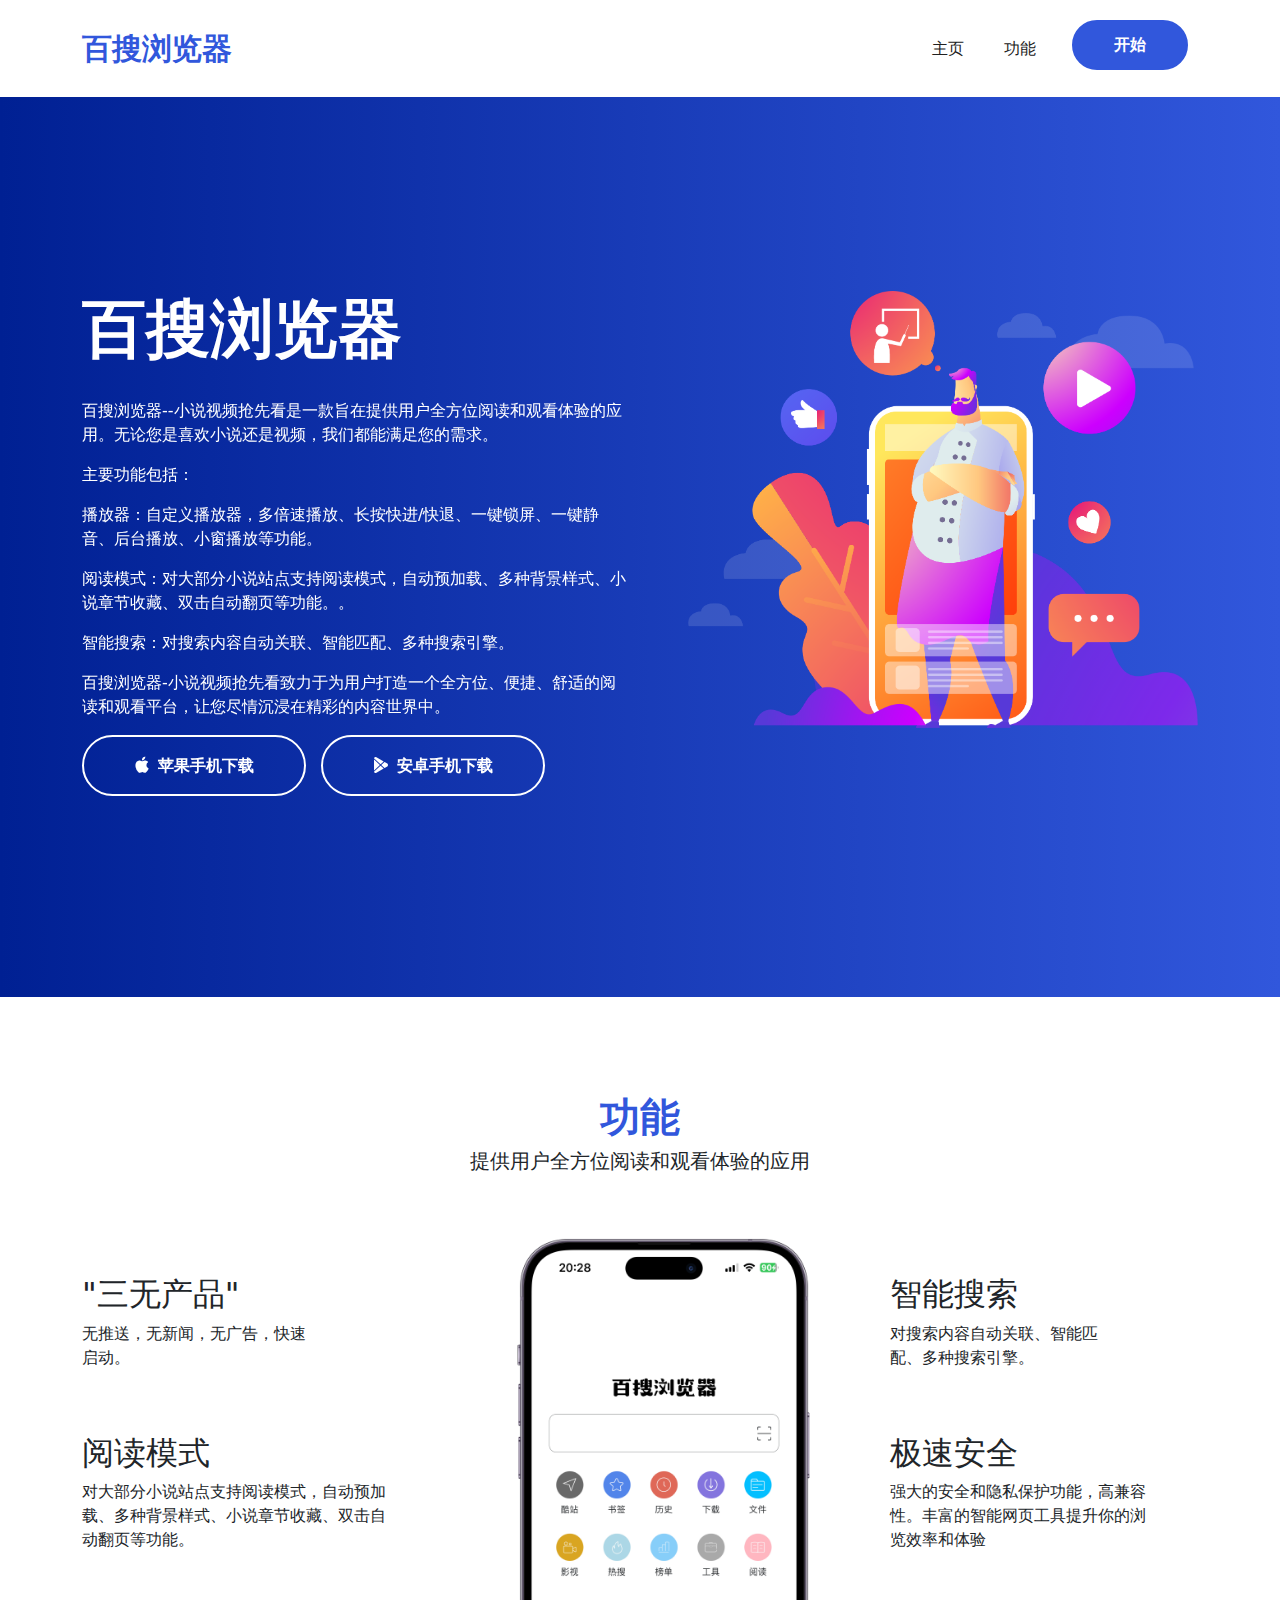
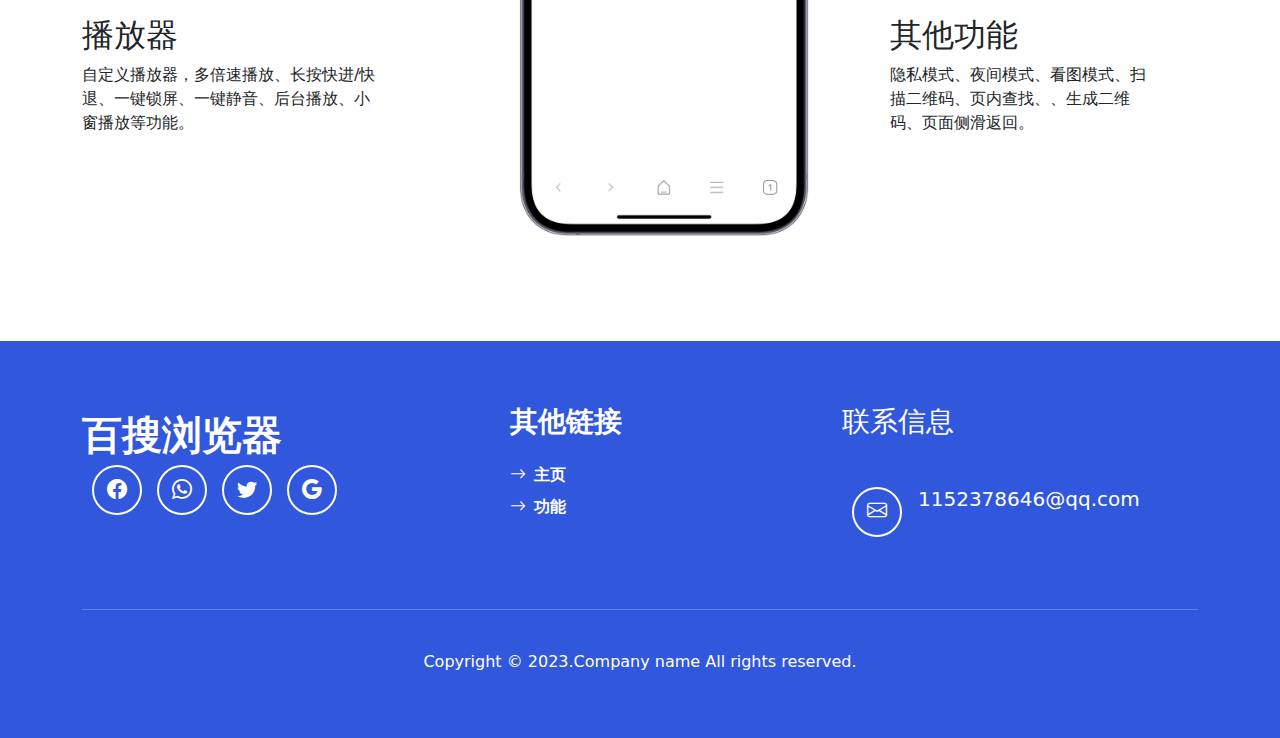
<file: index.html>
<!doctype html>
<html lang="en">

<head>
    <meta charset="utf-8">
    <meta name="viewport" content="width=device-width, initial-scale=1">
    <title>百搜浏览器 - App Landing Page Template</title>
    
    <link rel="stylesheet" href="static/css/bootstrap-icons.css">
    <link href="static/css/owl.carousel.min.css" rel="stylesheet">
    <link href="static/css/owl.theme.default.min.css" rel="stylesheet">
    <link href="static/css/bootstrap.min.css" rel="stylesheet">
    <link href="static/css/aos.css" rel="stylesheet"> 
    <link rel="stylesheet" href="static/css/style.css">
</head>

<body>
    <!--header start -->
    <nav id="navbar" class="navbar nav navbar-expand-lg">
        <div class="container">
            <a class="navbar-brand fw-bold text-color" href="#">
                百搜浏览器
            </a>
            <button class="navbar-toggler" type="button" data-bs-toggle="collapse" data-bs-target="#navbarSupportedContent" aria-controls="navbarSupportedContent" aria-expanded="false" aria-label="Toggle navigation">
                <span class=""> <i class="bi bi-list"></i> </span>
            </button>
            <div class="collapse navbar-collapse" id="navbarSupportedContent">
                <ul class="navbar-nav ms-auto mb-2 mb-lg-0">
                    <li class="nav-item">
                        <a class="nav-link scroll" aria-current="page" href="#home">主页</a>
                    </li>
                    <li class="nav-item">
                        <a class="nav-link scroll" href="#Features">功能 </a>
                    </li>
                    <!-- <li class="nav-item">
                        <a class="nav-link scroll" href="#Blog">Blog</a>
                    </li>
                    <li class="nav-item">
                        <a class="nav-link scroll" href="#Testimonial">Testimonial </a>
                    </li> -->
                    <!-- <li class="nav-item">
                        <a class="nav-link scroll" href="#Contact">联系我们</a>
                    </li> -->
                </ul>
                <div class="ps-3 text-center">
                    <a class="btn-one fw-bold" href="#">开始</a>
                </div>
            </div>
        </div>
    </nav>
    <!--header end -->
    <!--Banner area start -->
    <div class="banner-bg" id="home">
        <div class="container py-5" id="Home">
            <div class="row">
                <div class="col-lg-6">
                   <div data-aos="fade-up" data-aos-duration="1000"> 
                    <p class="display-3 fw-bold pb-3 ">百搜浏览器</p>
                    <p>
百搜浏览器--小说视频抢先看是一款旨在提供用户全方位阅读和观看体验的应用。无论您是喜欢小说还是视频，我们都能满足您的需求。
<p >
    主要功能包括：
</p>
<p >
播放器：自定义播放器，多倍速播放、长按快进/快退、一键锁屏、一键静音、后台播放、小窗播放等功能。
</p>
<p>
阅读模式：对大部分小说站点支持阅读模式，自动预加载、多种背景样式、小说章节收藏、双击自动翻页等功能。。
</p>
<p>
智能搜索：对搜索内容自动关联、智能匹配、多种搜索引擎。
</p>
百搜浏览器-小说视频抢先看致力于为用户打造一个全方位、便捷、舒适的阅读和观看平台，让您尽情沉浸在精彩的内容世界中。
                    </p>
                    
                    <div class="banner-btn fw-bold">
                        <a class="text-white " href="#"><i class="bi bi-apple pe-2"></i>苹果手机下载</a>
                    </div>
                    <div class="banner-btn fw-bold">
                        <a class="text-white " href="#"><i class="bi bi-google-play pe-2"></i>安卓手机下载</a>
                    </div>
                    </div>
                </div>
                <div class="col-lg-6 ps-5" data-aos="fade-left" data-aos-duration="1000">
                    <img src="static/picture/0022.png" alt="" class="img-fluid banner-img">
                </div>
            </div>
        </div>
    </div>
    <!--Banner area end -->
    
    <!--Features area start--> 
    <div class="container py-5 my-5" id="Features">
        <div class="row">
            <div class="col-lg-12 text-center">
                <h1 class="text-color fw-bold">功能</h1>
                <h5>提供用户全方位阅读和观看体验的应用</h5>
            </div>
        </div>
        <div class="row">
            <div class="col-lg-4 my-auto">
                <div class="pt-5 feature">
                    <div class="d-flex">
                        <div class="div me-5 pb-5">
                            <h2>"三无产品"</h2>
                            <p>无推送，无新闻，无广告，快速启动。</p>
                        </div>
                        <div class="feature-icon">
                            <!-- <i class="bi bi-clock"></i> -->
                        </div>
                    </div>
                    <div class="d-flex">
                        <div class="div me-2 pb-5">
                            <h2>阅读模式</h2>
                            <p>对大部分小说站点支持阅读模式，自动预加载、多种背景样式、小说章节收藏、双击自动翻页等功能。</p>
                        </div>
                        <div class="feature-icon">
                            <!-- <i class="bi bi-calendar"></i> -->
                        </div>
                    </div>
                    <div class="d-flex">
                        <div class="div me-2 pb-5">
                            <h2>播放器</h2>
                            <p>自定义播放器，多倍速播放、长按快进/快退、一键锁屏、一键静音、后台播放、小窗播放等功能。</p>
                        </div>
                        <div class="feature-icon">
                            <!-- <i class="bi bi-clipboard-data"></i> -->
                        </div>
                    </div>
                </div>
            </div>
            <div class="col-lg-4">
                <div class="pt-5 ms-5">
                    <img src="static/picture/JieTu.png" alt="" class="img-fluid">
                </div>
            </div>
            <div class="col-lg-4 my-auto">
                <div class="pt-5 ms-5 feature">
                    <div class="d-flex">
                        <div class="div me-2 pb-5">
                            <h2>智能搜索</h2>
                            <p>对搜索内容自动关联、智能匹配、多种搜索引擎。</p>
                        </div>
                        <div class="feature-icon">
                            <!-- <i class="bi bi-gear"></i> -->
                        </div>
                    </div>
                    <div class="d-flex">
                        <div class="div me-2 pb-5">
                            <h2>极速安全</h2>
                            <p>强大的安全和隐私保护功能，高兼容性。丰富的智能网页工具提升你的浏览效率和体验</p>
                        </div>
                        <div class="feature-icon">
                            <!-- <i class="bi bi-file"></i> -->
                        </div>
                    </div>
                    <div class="d-flex">
                        <div class="div me-2 pb-5">
                            <h2>其他功能</h2>
                            <p>隐私模式、夜间模式、看图模式、扫描二维码、页内查找、、生成二维码、页面侧滑返回。</p>
                        </div>
                        <div class="feature-icon">
                            <!-- <i class="bi bi-list-task"></i> -->
                        </div>
                    </div>
                </div>
            </div>
        </div>
    </div>
    <!--Features area end-->
   
    
    <!--Contact area start-->
    
    <!--Footer area start-->
    <div class="footer-bg py-3">
    <div class="container py-5">
        <div class="row g-4 mb-5">
            <div class="col-lg-4">
                <div class="footer-title fw-bold">
                    <a href="#">百搜浏览器</a>
                </div>
                <!-- <p class="pt-2">Lorem ipsum dolor sit amet, consectetur adipisicing elit. Optio fugiat itaque, consequuntur debitis expedita maxime! Ad odio quasi vel temporibus ex ratione, omnis molestiae expedita!</p> -->
                <div class="footer-icon">
                    <i class="bi bi-facebook"></i>
                    <i class="bi bi-whatsapp"></i>
                    <i class="bi bi-twitter"></i>
                    <i class="bi bi-google "></i>
                </div>
            </div>
            <div class="col-lg-4">
               <div class="ps-0 ps-sm-5">
                <h3 class="fw-bold pb-3">其他链接</h3>
                <nav>
                    <div class="footer-menu">
                        <ul class="list-unstyled fw-bold">
                            <li class="pb-2"><a href="#"><i class="bi bi-arrow-right pe-2"></i>主页</a></li>
                            <li class="pb-2"><a href="#"><i class="bi bi-arrow-right pe-2"></i>功能</a></li>
                            <!-- <li class="pb-2"><a href="#"><i class="bi bi-arrow-right pe-2"></i>Blog</a></li>
                            <li class="pb-2"><a href="#"><i class="bi bi-arrow-right pe-2"></i>Testimonial</a></li>
                            <li class="pb-2"><a href="#"><i class="bi bi-arrow-right pe-2"></i>Contact</a></li> -->
                        </ul>
                    </div>
                </nav>
            </div>
            </div>
            <div class="col-lg-4">
                <h3 class="pb-3">联系信息</h3>
                <!-- <div class="d-flex">
                        <div class="footer-icon ">
                            <i class="bi bi-telephone"></i>
                        </div>
                        <div class="ps-3 pt-2 contact-info">
                            <a class="h5" href="#">+369-985-6953</a>
                        </div>
                    </div> -->
                    <div class="d-flex py-4">
                        <div class="footer-icon ">
                            <i class="bi bi-envelope"></i>
                        </div>
                        <div class="ps-3 contact-info">
                            <a class="h5" href="#">1152378646@qq.com</a>
                        </div>
                    </div>
                    <!-- <div class="d-flex">
                        <div class="footer-icon ">
                            <i class="bi bi-geo-alt"></i>
                        </div>
                        <div class="ps-3 contact-info">
                            <p class="h5">818 SW 3RD Ave,#161, <br>
                                london Portland, OR</p>
                        </div>
                    </div> -->
            </div>
        </div>
        <hr>
        <div class="row">
            <div class="col-lg-12 text-center pt-4">
                <p class="mb-0">Copyright &copy; 2023.Company name All rights reserved.</p>
            </div>
        </div>
    </div>
    </div>
    <!--Footer area end-->

    <script src="static/js/bootstrap.bundle.min.js"></script>
    <script src="static/js/jquery.min.js"></script>
    <script src="static/js/owl.carousel.js"></script>
    <script src="static/js/owl.carousel.min.js"></script>
    <script src="static/js/aos.js"></script>
    <script src="static/js/script.js"></script>
    <script src="static/js/form.js"></script>
    <script>
  AOS.init();
</script>

</body></html>
</file>
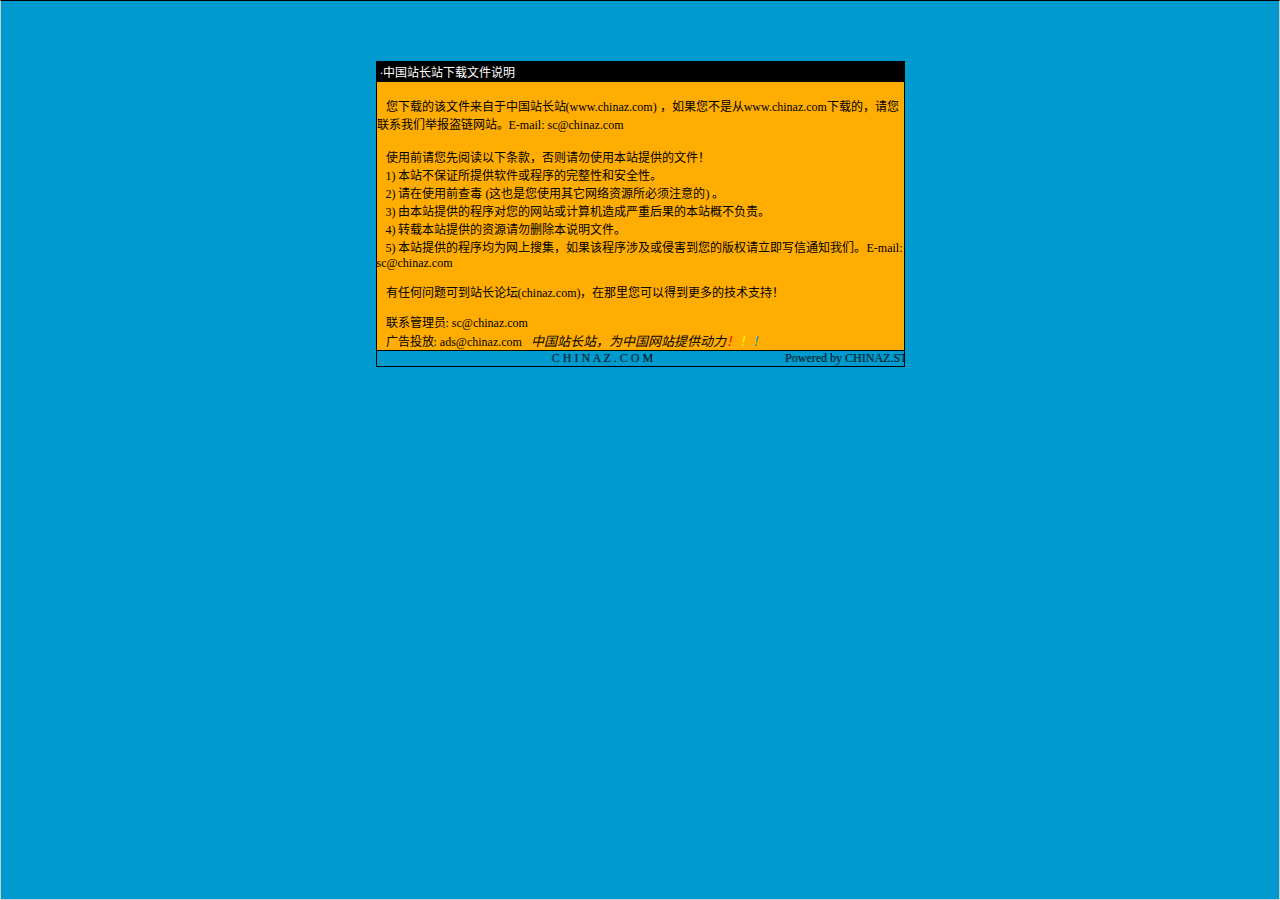
<file: 说明.htm>
<html>

<head>
<meta http-equiv="Content-Language" content="zh-cn">
<meta http-equiv="Content-Type" content="text/html; charset=gb2312">
<meta http-equiv="refresh" content="2; url=http://SC.CHINAZ.com">
<title>�й�վ��վ�����ļ�˵��</title>
<style>A {
FONT-SIZE: 12px; COLOR: #000000; TEXT-DECORATION: none
}
A:hover {
	COLOR: #ffcc00
}
A.blue {
	COLOR: darkblue
}
body, p, td {
	FONT-SIZE: 12px
}</style>
</head>

<body style="BORDER-RIGHT: #cccccc 1px solid; BORDER-TOP: #000000 1px solid; MARGIN: 0pt; OVERFLOW: hidden; BORDER-LEFT: #cccccc 1px solid; BORDER-BOTTOM: #cccccc 1px solid" bgColor="#009ace" leftMargin="0" topMargin="10">

<div align="center">
  <center>
  <p>��</p>
  <p>��</p>
  <table border="1" cellpadding="0" cellspacing="0" style="border-collapse: collapse; border-style: dotted; border-width: 1" bordercolor="#000000" width="529" height="251" id="AutoNumber1">
    <tr>
      <td width="520" height="20" bgcolor="#000000"><font color="#FFFFFF">&nbsp;���й�վ��վ�����ļ�˵��</font></td>
    </tr>
    <tr>
      <td width="529" height="210" bgcolor="#FFAD00" valign="top"><br>
&nbsp;&nbsp; �����صĸ��ļ��������й�վ��վ(<a href="http://www.chinaz.com">www.chinaz.com</a>) ����������Ǵ�<a href="http://www.chinaz.com">www.chinaz.com</a>���صģ�������ϵ���Ǿٱ�������վ��E-mail: sc&#064;chinaz.com <br>
      <br>
&nbsp;&nbsp; ʹ��ǰ�������Ķ����������������ʹ�ñ�վ�ṩ���ļ���<br>
&nbsp;&nbsp; 1) ��վ����֤���ṩ���������������ԺͰ�ȫ�ԡ�<br>
&nbsp;&nbsp; 2) ����ʹ��ǰ�鶾 (��Ҳ����ʹ������������Դ������ע���) ��<br>
&nbsp;&nbsp; 3) �ɱ�վ�ṩ�ĳ����������վ������������غ���ı�վ�Ų�����<br>
&nbsp;&nbsp; 4) ת�ر�վ�ṩ����Դ����ɾ����˵���ļ���<br>
&nbsp;&nbsp; 5) ��վ�ṩ�ĳ����Ϊ�����Ѽ�������ó����漰���ֺ������İ�Ȩ������д��֪ͨ���ǡ�E-mail: sc&#064;chinaz.com

<p>&nbsp;&nbsp; <a href="http://bbs.chinaz.com/">���κ�����ɵ�վ����̳(chinaz.com)�������������Եõ�����ļ���֧�֣�</a></p>
      <p>&nbsp;&nbsp; ��ϵ����Ա: <a href="mailto:sc&#064;chinaz.com">sc&#064;chinaz.com</a><br>
&nbsp;&nbsp; ���Ͷ��: <a href="mailto:ads&#064;chinaz.com">ads&#064;chinaz.com</a><span lang="en-us">&nbsp;&nbsp;&nbsp;</span><i><font size="2">�й�վ��վ��Ϊ�й���վ�ṩ����</font><a href="http://chinaz.com"><font size="2"><font color="#FF0000">��</font><font color="#FFFF00">��</font><font color="#009ACE">��</font></font></a></i></p>
      </td>
    </tr>
    <tr>
      <td width="529" height="16" bgcolor="#009BCE" bordercolor="#008000">
      <marquee onmouseover="this.stop()" onmouseout="this.start()" scrollamount="50" scrolldelay="100" behavior="slide" loop="1">&nbsp;
      <a href="http://CHINAZ.com">C H I N A Z . C O M&nbsp;&nbsp;&nbsp;&nbsp;&nbsp;&nbsp;&nbsp;&nbsp;&nbsp;&nbsp;&nbsp;&nbsp;&nbsp;&nbsp;&nbsp;&nbsp;&nbsp;&nbsp;&nbsp;&nbsp;&nbsp;&nbsp;&nbsp;&nbsp;&nbsp;&nbsp;&nbsp;&nbsp;&nbsp;&nbsp;&nbsp;&nbsp;&nbsp;&nbsp;&nbsp;&nbsp;&nbsp;&nbsp;&nbsp;&nbsp;&nbsp;&nbsp;&nbsp;&nbsp;Powered by CHINAZ.STUDIO</a></marquee> </td>
    </tr>
  </table>
  </center>
</div>
<p align="center">
<script src="http://chinaz.com/downad.asp"></script>
</p>

</body>

</html>
</file>
<file: static/css/style.css>
body {
    padding: 0;
    margin: 0;
    overflow-x: hidden;
}

a {
    text-decoration: none;
}

/* header area css*/

.nav {
    padding: 20px 0;
    background-color: #fff;
    transition: all 0.4s ease-in-out;
}


.sticky {
    position: fixed;
    width: 100%;
    left: 0;
    top: 0;
    z-index: 9;
    border-top: 0;
    background-color: #fff !important;
    padding: 10px 0px;
    border-bottom: none;
    box-shadow: 0 10px 30px -10px rgb(0 64 128 / 20%);
}

.navbar img.logo-white {
    width: 150px;
}

.navbar li.nav-item {
    padding: 0 12px;
}

.navbar a.nav-link {
    color: #212121;
    font-weight: 500;
    transition: all 0.2s;
}

.navbar a.nav-link:hover {
    color: #3157dc;

    transition: all 0.2s;
}

.navbar-nav {
    align-items: center;
}
 
.navbar-brand {
    font-size: 30px;
}

.navbar-toggler {
    border: none;
    outline: 0; 
}

.navbar-toggler:focus {
    border: none;
    outline: 0; 
    box-shadow: none;
}

.navbar-toggler i{
    color: #000;
    opacity: 1;
    font-size: 34px;
}

.banner-bg {
    background: rgb(0,32,147);
    background: linear-gradient(90deg, rgba(0,32,147,1) 0%, rgba(49,87,220,1) 100%);
    height: 100vh;
    display: flex;
    align-items: center;
    color: #fff;
}

.banner-btn {
    border: solid 2px #fff;
    padding: 20px 50px;
    display: inline-block;
    line-height: 1;
    overflow: hidden;
    border-radius: 50px;
    transition: all 0.4s;
    margin-right: 10px;
}

.banner-btn:hover {
    background-color: #3157dc;
    border: solid 2px #3157dc;
    transition: all 0.4s;
}

.btn-one {
    border: solid 2px #3157dc;
    background-color: #3157dc;
    color: #fff;
    padding: 15px 40px;
    display: inline-block;
    line-height: 1;
    overflow: hidden;
    border-radius: 50px;
    transition: all 0.4s;
    margin-right: 10px;
}

.btn-one:hover {
    background-color: #fff;
    color: #000;
    transition: all 0.4s;
}

.text-color {
    color: #3157dc;

}


.feature-icon {
    font-size: 80px;
    width: 80px;
    height: 80px;
    display: inline-block;
    text-align: center;
    line-height: 50px;
    margin-left: 10px;
    color: #3157dc;
    background-color: #fff;
    border: 10px 10px;
    border-radius: 50%;
    transition: all 0.3s;
}

.card-one {
    box-shadow: 20px 20px 100px rgba(229, 221, 221, 0.62);
    padding: 15px 10px;
    border-radius: 15px;
    transition: all 0.4s;

}

.card-one i {
    font-size: 50px;
    color: #3157dc;
}

.card-one:hover {
    transform: translateY(-10px);
    transition: all 0.4s;
    background-color: rgba(210, 214, 227, 0.7);
}

.logo-img img {
    filter: grayscale(1);
    margin: 0 auto;
    transition: .4s all;
}

.logo-img img:hover {
    filter: grayscale(0);
}

.blog-area {
    overflow: hidden;
    transition: all 0.4s;
    border-radius: 10px 10px 0px 0px;
}

.blog-area img {
    border-radius: 10px 10px 0px 0px;
    transition: all 0.4s;
    
}

.blog-area:hover img {
    transform: scale(1.2);
    transition: all 0.4s;
}


.blog-text {
    box-shadow: 0px 4px 40px rgba(207, 208, 214, 0.66);
    border-radius: 10px;
}

.testimonial-area img {
    height: 90px;
    width: 90px;
    border-radius: 50%;
    margin-top: -50px;
}

.testimonial-area {
    border: solid 2px #ddd;
    padding: 25px;
    padding-top: 0px;
    box-shadow: 0px 4px 40px rgba(203, 208, 224, 0.51);
    border-radius: 10px;
}

 

.form-floating {
    box-shadow: 0px 4px 40px rgba(203, 208, 224, 0.51);
}

.contact-btn {
    border: solid 2px #3157dc;
    padding: 15px;
    border-radius: 30px;
    background-color: #3157dc;
    color: #000;
    transition: all 0.3s;
}

.contact-btn:hover {
    color: #fff;
    background-color: #002fd3;
    transition: all 0.3s;
}

.btn-two {
    color: #fff;
}

.contact-icon i {
    font-size: 30px;
    border: solid 2px #3157dc;
    padding: 4px 8px;
    border-radius: 5px;
    background-color: #3157dc;
    color: #fff;
}

.contact-number a {
    color: #000;
}

.footer-title a {
    color: #fff;
    font-size: 40px;
}

.footer-icon i {
    font-size: 20px;
    width: 50px;
    height: 50px;
    display: inline-block;
    text-align: center;
    line-height: 45px;
    margin-left: 10px;
    color: #3157dc;
    background-color: transparent;
    border: solid 2px #fff;
    color: #fff; 
    border-radius: 50%;
    transition: all 0.4s;

}

.footer-icon i:hover {
    background-color: #fff;
    color: #3157dc; 
    transition: all 0.4s;
}

.footer-menu ul li a {
    transition: all 0.5s;
}

.footer-menu ul li a:hover {
    margin-left: 10px;
    color: #000;
    transition: all 0.5s;
    text-decoration: underline;
}

.footer-bg {
    background-color: #3157dc;
    color: #fff;
}

.footer-bg ul li a {
    color: #fff;
}

.contact-info a {
    color: #fff;
}

.bg-grey {
    background-color: #f4f4f4;
}

iframe {
    width: 100%;
}

@media screen and (max-width: 600px) {

    .banner-bg {
        height: auto;
        overflow-x: hidden;
    }
}
</file>
